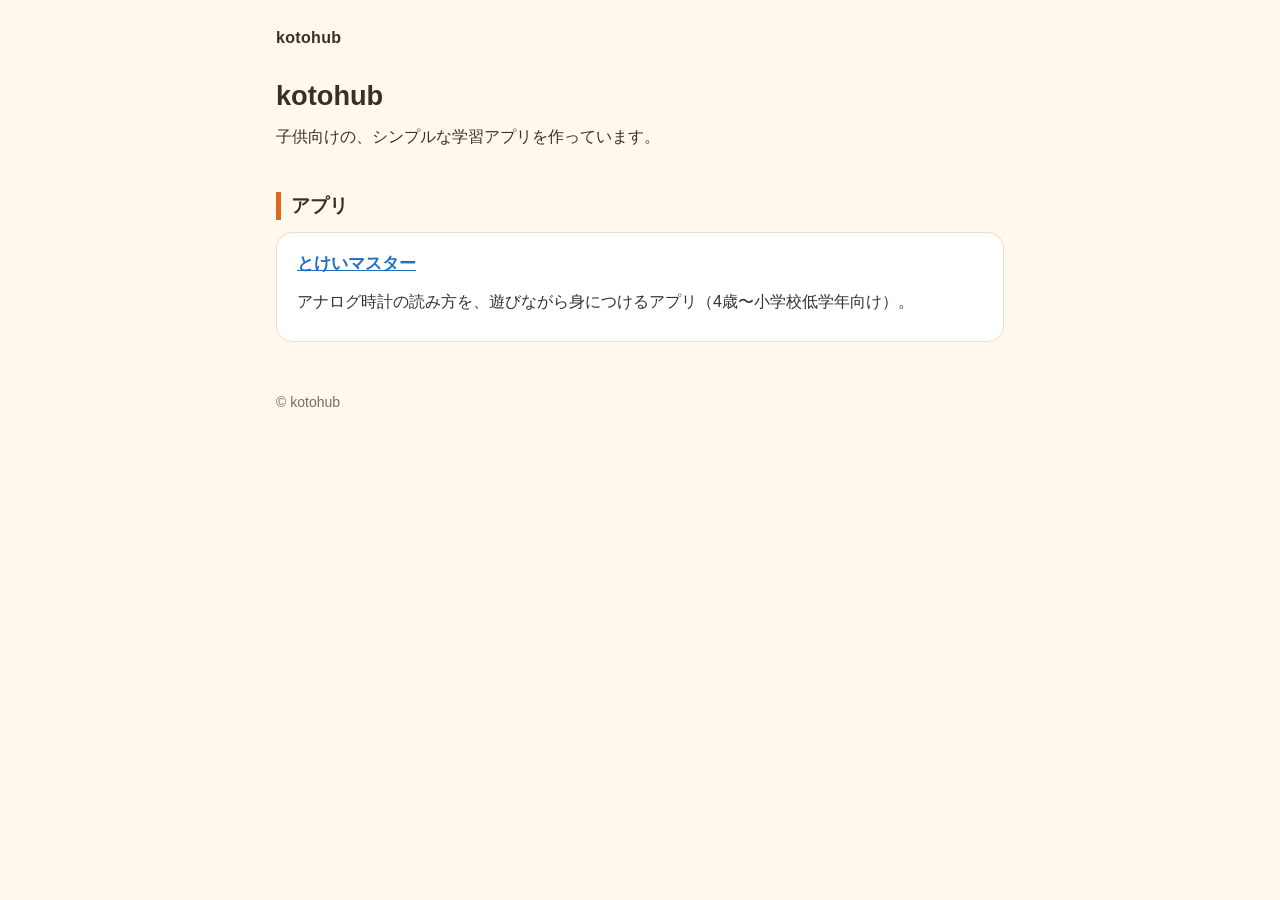
<file: index.html>
<!doctype html>
<html lang="ja">
<head>
<meta charset="utf-8">
<meta name="viewport" content="width=device-width, initial-scale=1">
<title>kotohub</title>
<meta name="description" content="kotohub の子供向け学習アプリ">
<link rel="stylesheet" href="/assets/site.css">
</head>
<body>
<div class="wrap">
  <header class="site"><a class="brand" href="/">kotohub</a></header>
  <main>
    <h1>kotohub</h1>
    <p>子供向けの、シンプルな学習アプリを作っています。</p>

    <h2>アプリ</h2>
    <div class="card">
      <h3 style="margin-top:0"><a href="/tokei-master/">とけいマスター</a></h3>
      <p>アナログ時計の読み方を、遊びながら身につけるアプリ（4歳〜小学校低学年向け）。</p>
    </div>
  </main>
  <footer class="site">© kotohub</footer>
</div>
</body>
</html>
</file>
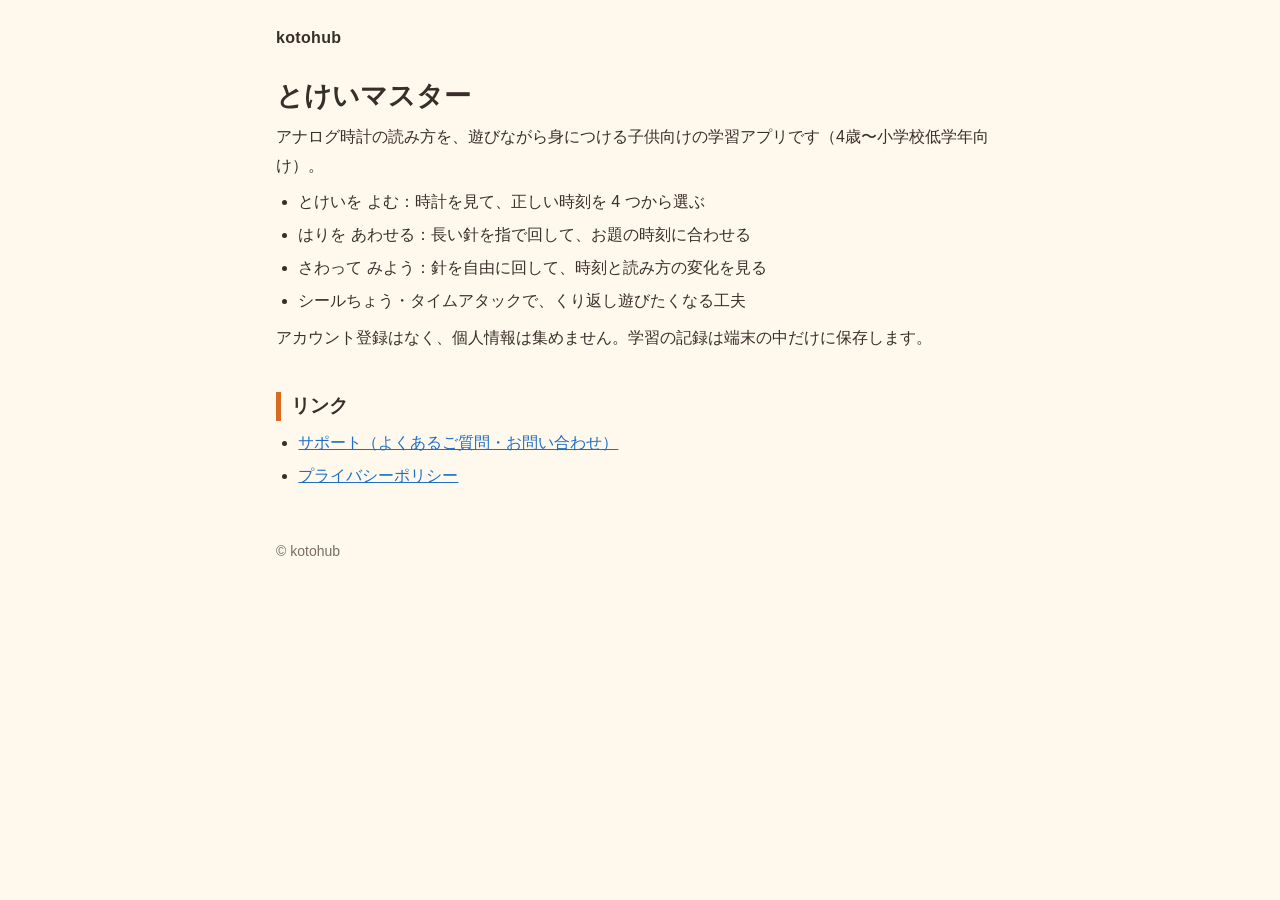
<file: tokei-master/index.html>
<!doctype html>
<html lang="ja">
<head>
<meta charset="utf-8">
<meta name="viewport" content="width=device-width, initial-scale=1">
<title>とけいマスター | kotohub</title>
<meta name="description" content="アナログ時計の読み方を遊びながら身につける、子供向け学習アプリ「とけいマスター」。">
<link rel="stylesheet" href="/assets/site.css">
</head>
<body>
<div class="wrap">
  <header class="site">
    <a class="brand" href="/">kotohub</a>
  </header>
  <main>
    <h1>とけいマスター</h1>
    <p>アナログ時計の読み方を、遊びながら身につける子供向けの学習アプリです（4歳〜小学校低学年向け）。</p>
    <ul>
      <li>とけいを よむ：時計を見て、正しい時刻を 4 つから選ぶ</li>
      <li>はりを あわせる：長い針を指で回して、お題の時刻に合わせる</li>
      <li>さわって みよう：針を自由に回して、時刻と読み方の変化を見る</li>
      <li>シールちょう・タイムアタックで、くり返し遊びたくなる工夫</li>
    </ul>
    <p>アカウント登録はなく、個人情報は集めません。学習の記録は端末の中だけに保存します。</p>

    <h2>リンク</h2>
    <ul>
      <li><a href="/tokei-master/support/">サポート（よくあるご質問・お問い合わせ）</a></li>
      <li><a href="/tokei-master/privacy/">プライバシーポリシー</a></li>
    </ul>
  </main>
  <footer class="site">© kotohub</footer>
</div>
</body>
</html>
</file>
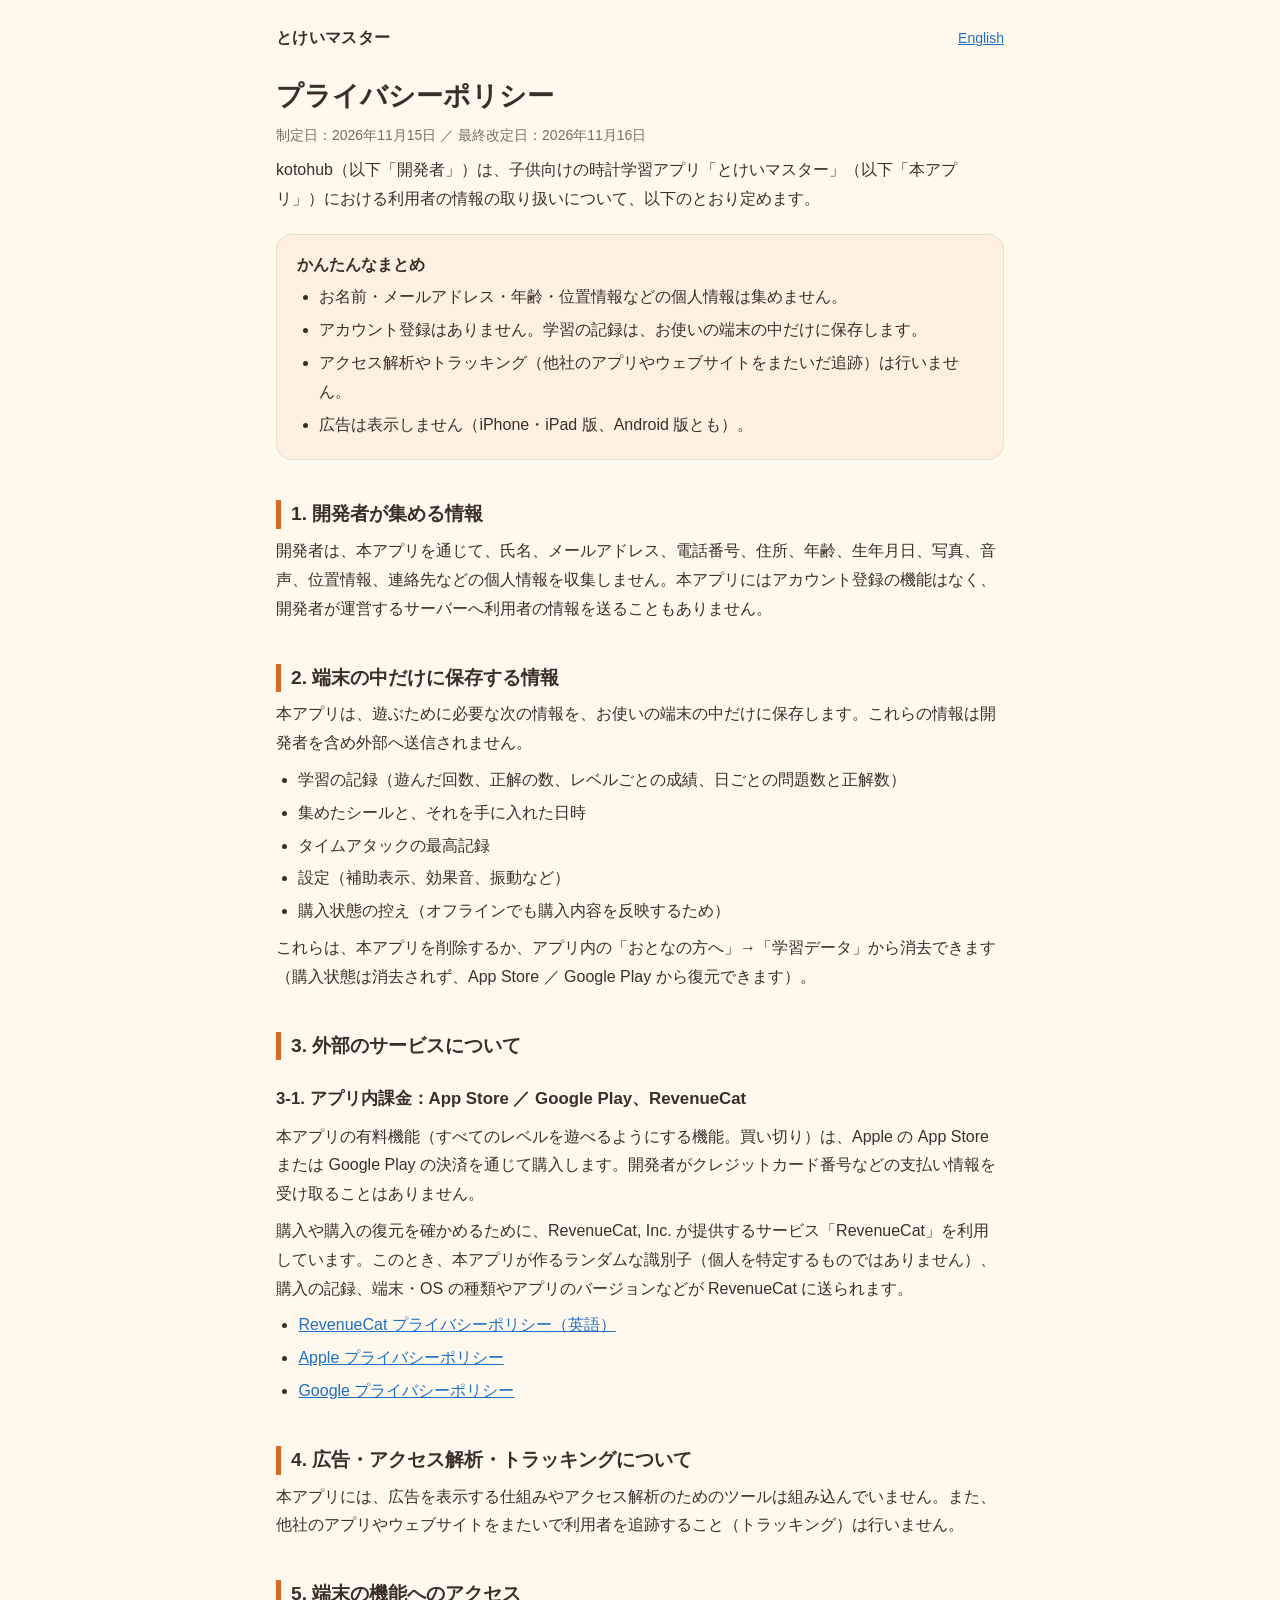
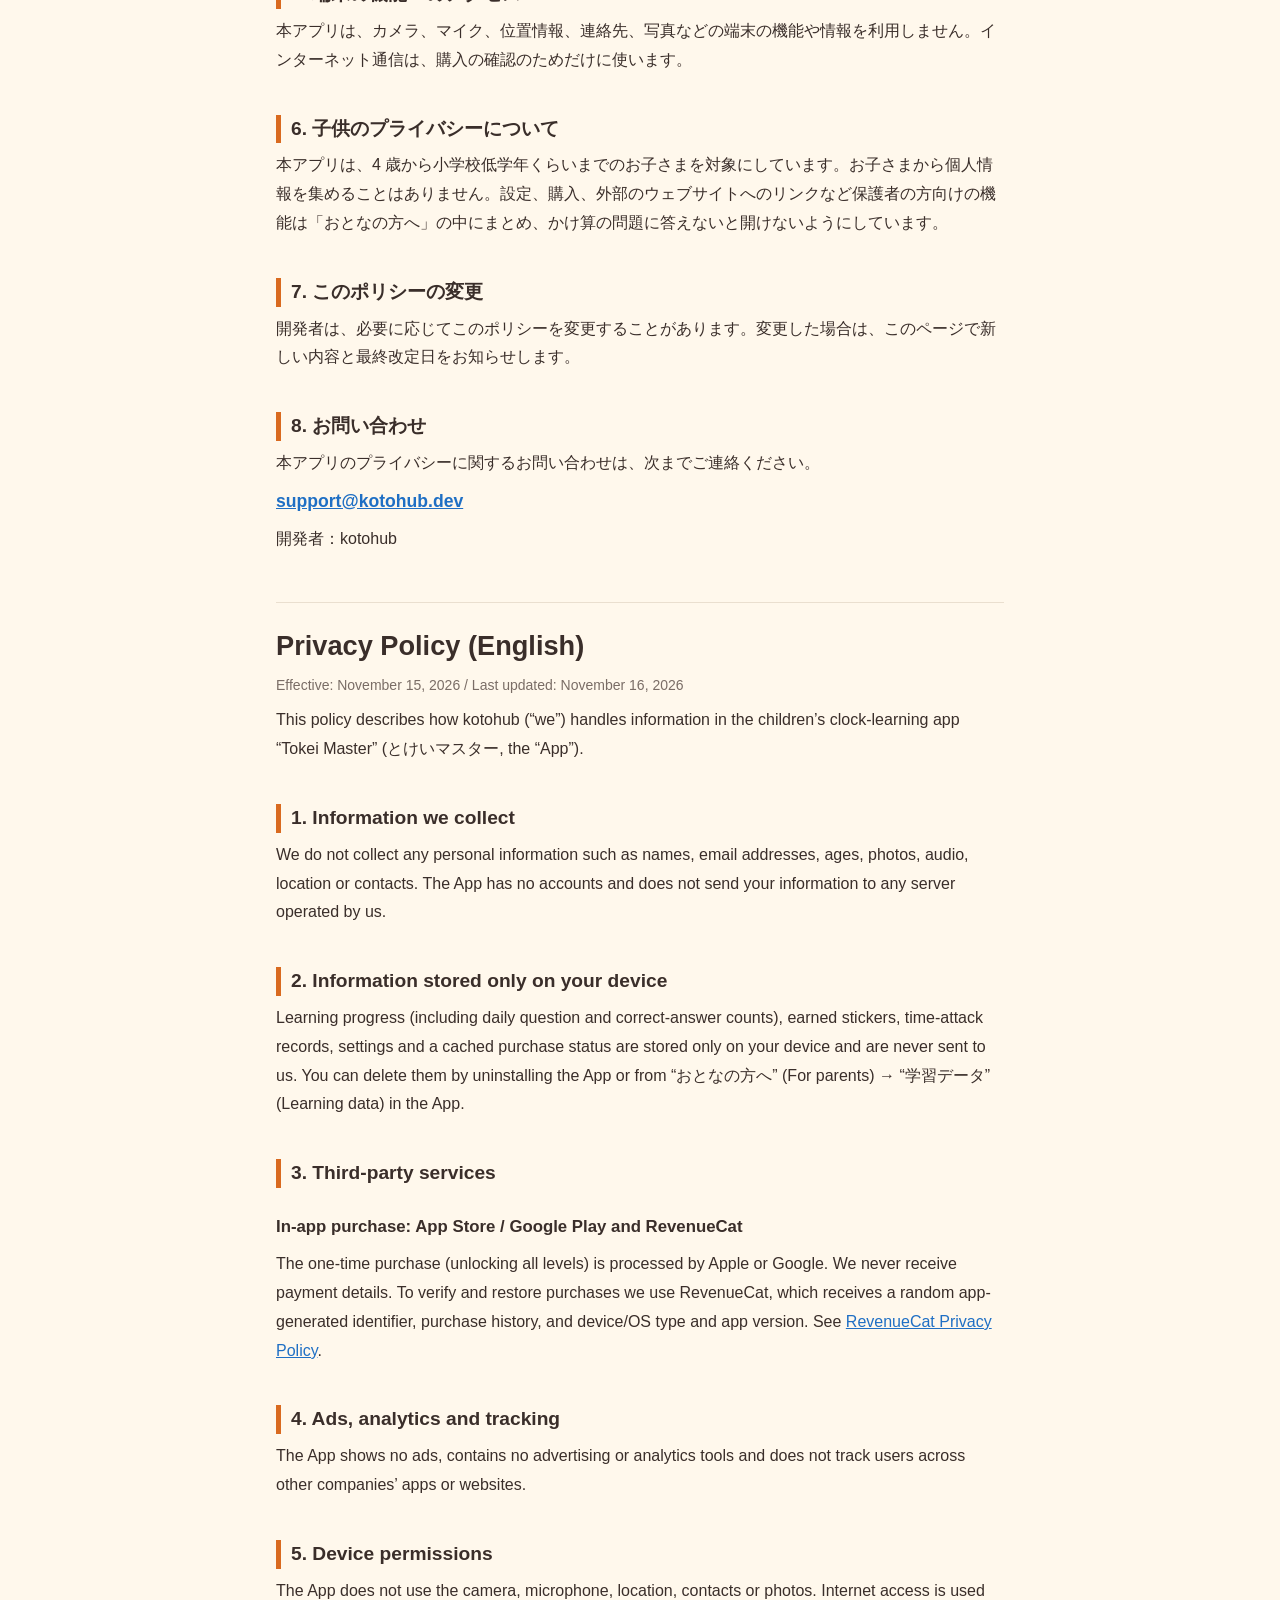
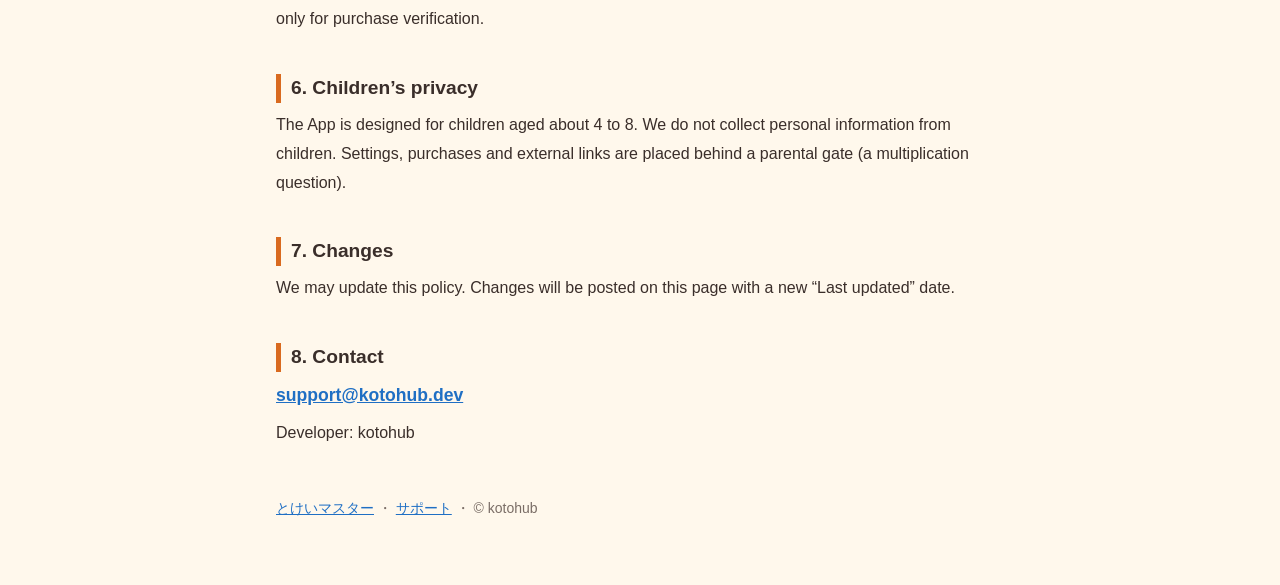
<file: tokei-master/privacy/index.html>
<!doctype html>
<html lang="ja">
<head>
<meta charset="utf-8">
<meta name="viewport" content="width=device-width, initial-scale=1">
<title>プライバシーポリシー | とけいマスター</title>
<meta name="description" content="子供向け時計学習アプリ「とけいマスター」のプライバシーポリシーです。">
<link rel="stylesheet" href="/assets/site.css">
</head>
<body>
<div class="wrap">
  <header class="site">
    <a class="brand" href="/tokei-master/">とけいマスター</a>
    <nav class="lang"><a href="#english">English</a></nav>
  </header>

  <main>
    <h1>プライバシーポリシー</h1>
    <p class="meta">制定日：2026年11月15日 ／ 最終改定日：2026年11月16日</p>

    <p>kotohub（以下「開発者」）は、子供向けの時計学習アプリ「とけいマスター」（以下「本アプリ」）における利用者の情報の取り扱いについて、以下のとおり定めます。</p>

    <div class="summary">
      <strong>かんたんなまとめ</strong>
      <ul>
        <li>お名前・メールアドレス・年齢・位置情報などの個人情報は集めません。</li>
        <li>アカウント登録はありません。学習の記録は、お使いの端末の中だけに保存します。</li>
        <li>アクセス解析やトラッキング（他社のアプリやウェブサイトをまたいだ追跡）は行いません。</li>
        <li>広告は表示しません（iPhone・iPad 版、Android 版とも）。</li>
      </ul>
    </div>

    <h2>1. 開発者が集める情報</h2>
    <p>開発者は、本アプリを通じて、氏名、メールアドレス、電話番号、住所、年齢、生年月日、写真、音声、位置情報、連絡先などの個人情報を収集しません。本アプリにはアカウント登録の機能はなく、開発者が運営するサーバーへ利用者の情報を送ることもありません。</p>

    <h2>2. 端末の中だけに保存する情報</h2>
    <p>本アプリは、遊ぶために必要な次の情報を、お使いの端末の中だけに保存します。これらの情報は開発者を含め外部へ送信されません。</p>
    <ul>
      <li>学習の記録（遊んだ回数、正解の数、レベルごとの成績、日ごとの問題数と正解数）</li>
      <li>集めたシールと、それを手に入れた日時</li>
      <li>タイムアタックの最高記録</li>
      <li>設定（補助表示、効果音、振動など）</li>
      <li>購入状態の控え（オフラインでも購入内容を反映するため）</li>
    </ul>
    <p>これらは、本アプリを削除するか、アプリ内の「おとなの方へ」→「学習データ」から消去できます（購入状態は消去されず、App Store ／ Google Play から復元できます）。</p>

    <h2>3. 外部のサービスについて</h2>

    <h3>3-1. アプリ内課金：App Store ／ Google Play、RevenueCat</h3>
    <p>本アプリの有料機能（すべてのレベルを遊べるようにする機能。買い切り）は、Apple の App Store または Google Play の決済を通じて購入します。開発者がクレジットカード番号などの支払い情報を受け取ることはありません。</p>
    <p>購入や購入の復元を確かめるために、RevenueCat, Inc. が提供するサービス「RevenueCat」を利用しています。このとき、本アプリが作るランダムな識別子（個人を特定するものではありません）、購入の記録、端末・OS の種類やアプリのバージョンなどが RevenueCat に送られます。</p>
    <ul>
      <li><a href="https://www.revenuecat.com/privacy/" rel="noopener">RevenueCat プライバシーポリシー（英語）</a></li>
      <li><a href="https://www.apple.com/jp/legal/privacy/" rel="noopener">Apple プライバシーポリシー</a></li>
      <li><a href="https://policies.google.com/privacy?hl=ja" rel="noopener">Google プライバシーポリシー</a></li>
    </ul>

    <h2>4. 広告・アクセス解析・トラッキングについて</h2>
    <p>本アプリには、広告を表示する仕組みやアクセス解析のためのツールは組み込んでいません。また、他社のアプリやウェブサイトをまたいで利用者を追跡すること（トラッキング）は行いません。</p>

    <h2>5. 端末の機能へのアクセス</h2>
    <p>本アプリは、カメラ、マイク、位置情報、連絡先、写真などの端末の機能や情報を利用しません。インターネット通信は、購入の確認のためだけに使います。</p>

    <h2>6. 子供のプライバシーについて</h2>
    <p>本アプリは、4 歳から小学校低学年くらいまでのお子さまを対象にしています。お子さまから個人情報を集めることはありません。設定、購入、外部のウェブサイトへのリンクなど保護者の方向けの機能は「おとなの方へ」の中にまとめ、かけ算の問題に答えないと開けないようにしています。</p>

    <h2>7. このポリシーの変更</h2>
    <p>開発者は、必要に応じてこのポリシーを変更することがあります。変更した場合は、このページで新しい内容と最終改定日をお知らせします。</p>

    <h2>8. お問い合わせ</h2>
    <p>本アプリのプライバシーに関するお問い合わせは、次までご連絡ください。</p>
    <p class="contact"><a href="mailto:support@kotohub.dev">support@kotohub.dev</a></p>
    <p>開発者：kotohub</p>

    <hr>

    <section id="english" lang="en">
      <h1>Privacy Policy (English)</h1>
      <p class="meta">Effective: November 15, 2026 / Last updated: November 16, 2026</p>
      <p>This policy describes how kotohub (“we”) handles information in the children’s clock-learning app “Tokei Master” (とけいマスター, the “App”).</p>

      <h2>1. Information we collect</h2>
      <p>We do not collect any personal information such as names, email addresses, ages, photos, audio, location or contacts. The App has no accounts and does not send your information to any server operated by us.</p>

      <h2>2. Information stored only on your device</h2>
      <p>Learning progress (including daily question and correct-answer counts), earned stickers, time-attack records, settings and a cached purchase status are stored only on your device and are never sent to us. You can delete them by uninstalling the App or from “おとなの方へ” (For parents) → “学習データ” (Learning data) in the App.</p>

      <h2>3. Third-party services</h2>
      <h3>In-app purchase: App Store / Google Play and RevenueCat</h3>
      <p>The one-time purchase (unlocking all levels) is processed by Apple or Google. We never receive payment details. To verify and restore purchases we use RevenueCat, which receives a random app-generated identifier, purchase history, and device/OS type and app version. See <a href="https://www.revenuecat.com/privacy/" rel="noopener">RevenueCat Privacy Policy</a>.</p>

      <h2>4. Ads, analytics and tracking</h2>
      <p>The App shows no ads, contains no advertising or analytics tools and does not track users across other companies’ apps or websites.</p>

      <h2>5. Device permissions</h2>
      <p>The App does not use the camera, microphone, location, contacts or photos. Internet access is used only for purchase verification.</p>

      <h2>6. Children’s privacy</h2>
      <p>The App is designed for children aged about 4 to 8. We do not collect personal information from children. Settings, purchases and external links are placed behind a parental gate (a multiplication question).</p>

      <h2>7. Changes</h2>
      <p>We may update this policy. Changes will be posted on this page with a new “Last updated” date.</p>

      <h2>8. Contact</h2>
      <p class="contact"><a href="mailto:support@kotohub.dev">support@kotohub.dev</a></p>
      <p>Developer: kotohub</p>
    </section>
  </main>

  <footer class="site">
    <a href="/tokei-master/">とけいマスター</a> ・ <a href="/tokei-master/support/">サポート</a> ・ © kotohub
  </footer>
</div>
</body>
</html>
</file>
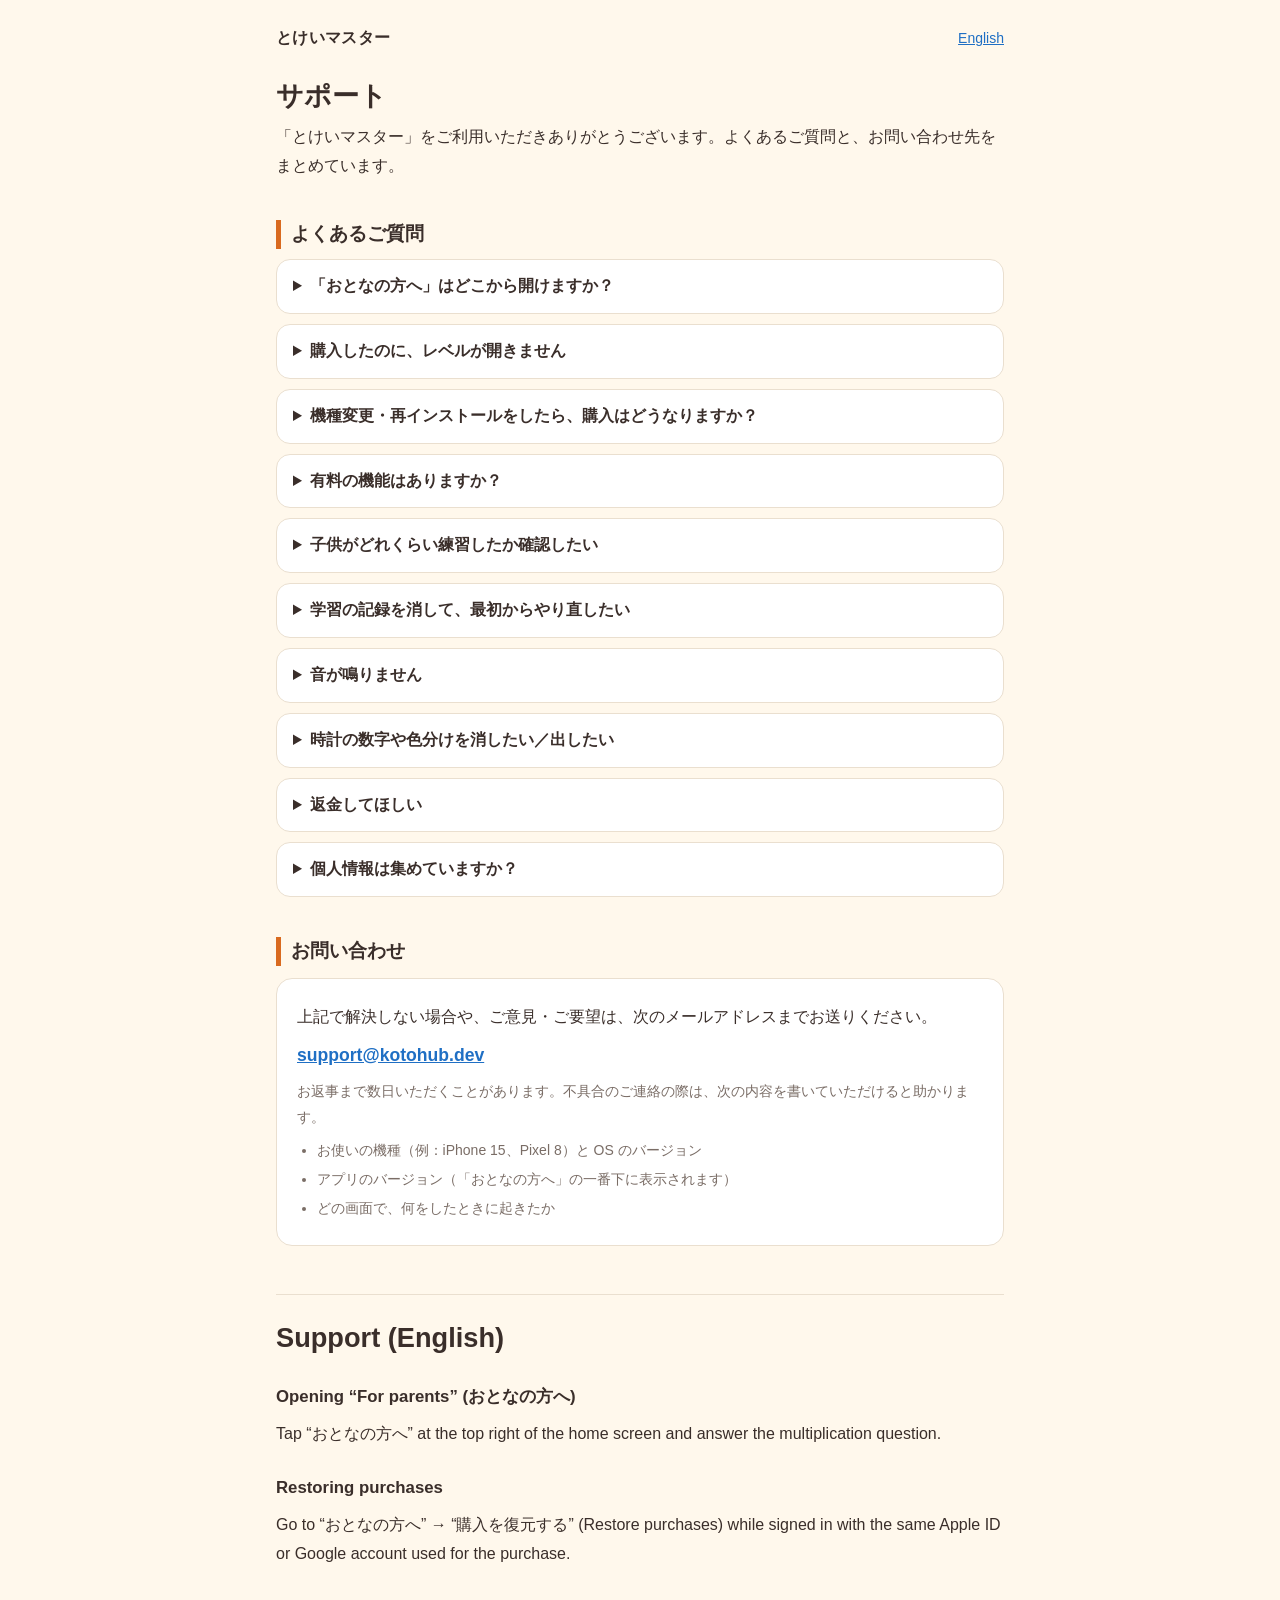
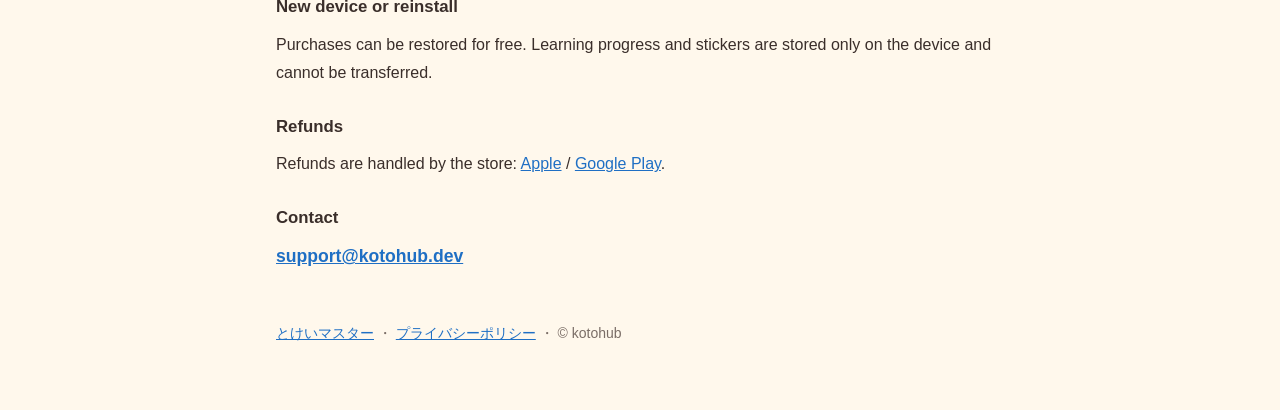
<file: tokei-master/support/index.html>
<!doctype html>
<html lang="ja">
<head>
<meta charset="utf-8">
<meta name="viewport" content="width=device-width, initial-scale=1">
<title>サポート | とけいマスター</title>
<meta name="description" content="子供向け時計学習アプリ「とけいマスター」のよくある質問とお問い合わせ先です。">
<link rel="stylesheet" href="/assets/site.css">
</head>
<body>
<div class="wrap">
  <header class="site">
    <a class="brand" href="/tokei-master/">とけいマスター</a>
    <nav class="lang"><a href="#english">English</a></nav>
  </header>

  <main>
    <h1>サポート</h1>
    <p>「とけいマスター」をご利用いただきありがとうございます。よくあるご質問と、お問い合わせ先をまとめています。</p>

    <h2>よくあるご質問</h2>

    <details class="faq">
      <summary>「おとなの方へ」はどこから開けますか？</summary>
      <p>ホーム画面の右上にある「おとなの方へ」を押し、表示されるかけ算の問題に答えると開きます。お子さまが誤って設定や購入の画面に入らないための仕組みです。</p>
    </details>

    <details class="faq">
      <summary>購入したのに、レベルが開きません</summary>
      <p>「おとなの方へ」→「購入」→「購入を復元する」を押してください。購入したときと同じ Apple ID ／ Google アカウントでストアにログインしている必要があります。通信状況によって反映まで少し時間がかかることがあります。</p>
    </details>

    <details class="faq">
      <summary>機種変更・再インストールをしたら、購入はどうなりますか？</summary>
      <p>購入は、同じ Apple ID ／ Google アカウントであれば「購入を復元する」で無料で元に戻せます。</p>
      <p>学習の記録・シール・タイムアタックの記録は端末の中だけに保存しているため、別の端末へ引き継いだり、アプリを削除したあとに戻したりすることはできません。</p>
    </details>

    <details class="faq">
      <summary>有料の機能はありますか？</summary>
      <p>レベル 1・2 は無料で遊べます。買い切りの購入（1回だけのお支払い）で、レベル 3・4 を含むすべてのレベルを遊べるようになります。iPhone・iPad、Android とも同じです。</p>
      <p>広告はありません。</p>
      <p>月額などの自動で更新される課金はありません。</p>
    </details>

    <details class="faq">
      <summary>子供がどれくらい練習したか確認したい</summary>
      <p>「おとなの方へ」の一番上の「がんばりの記録」で、今日解いた問題数・正解数・正解率、この7日間の様子、続けた日数、できるようになったレベルを確認できます。お子さま向けには、「シールちょう」の一番上に、遊んだ日にスタンプがたまる「がんばりカレンダー」があります。</p>
    </details>

    <details class="faq">
      <summary>学習の記録を消して、最初からやり直したい</summary>
      <p>「おとなの方へ」→「学習データ」→「学習記録（がんばりの記録を含む）・タイムアタックの記録・シールを消去する」で消去できます。消去した記録は元に戻せません（購入状態は消えません）。</p>
    </details>

    <details class="faq">
      <summary>音が鳴りません</summary>
      <p>iPhone・iPad では、マナーモード（消音モード）のときは効果音を鳴らさないようにしています。また、「おとなの方へ」→「設定」で効果音・振動のオン／オフを切り替えられます。</p>
    </details>

    <details class="faq">
      <summary>時計の数字や色分けを消したい／出したい</summary>
      <p>問題の画面の上にある「ふんの すうじ」「おへやの いろ」で切り替えられます。「おとなの方へ」→「設定」でも変更できます。</p>
    </details>

    <details class="faq">
      <summary>返金してほしい</summary>
      <p>購入の代金はストアを通じてお支払いいただいているため、返金はストアでのお手続きとなります。</p>
      <ul>
        <li>iPhone・iPad：<a href="https://reportaproblem.apple.com/" rel="noopener">Apple「問題を報告する」</a></li>
        <li>Android：<a href="https://support.google.com/googleplay/answer/2479637?hl=ja" rel="noopener">Google Play での返金について</a></li>
      </ul>
    </details>

    <details class="faq">
      <summary>個人情報は集めていますか？</summary>
      <p>お名前・メールアドレス・年齢・位置情報などの個人情報は集めていません。詳しくは<a href="/tokei-master/privacy/">プライバシーポリシー</a>をご覧ください。</p>
    </details>

    <h2>お問い合わせ</h2>
    <div class="card">
      <p>上記で解決しない場合や、ご意見・ご要望は、次のメールアドレスまでお送りください。</p>
      <p class="contact"><a href="mailto:support@kotohub.dev">support@kotohub.dev</a></p>
      <p class="meta">お返事まで数日いただくことがあります。不具合のご連絡の際は、次の内容を書いていただけると助かります。</p>
      <ul class="meta">
        <li>お使いの機種（例：iPhone 15、Pixel 8）と OS のバージョン</li>
        <li>アプリのバージョン（「おとなの方へ」の一番下に表示されます）</li>
        <li>どの画面で、何をしたときに起きたか</li>
      </ul>
    </div>

    <hr>

    <section id="english" lang="en">
      <h1>Support (English)</h1>
      <h3>Opening “For parents” (おとなの方へ)</h3>
      <p>Tap “おとなの方へ” at the top right of the home screen and answer the multiplication question.</p>
      <h3>Restoring purchases</h3>
      <p>Go to “おとなの方へ” → “購入を復元する” (Restore purchases) while signed in with the same Apple ID or Google account used for the purchase.</p>
      <h3>New device or reinstall</h3>
      <p>Purchases can be restored for free. Learning progress and stickers are stored only on the device and cannot be transferred.</p>
      <h3>Refunds</h3>
      <p>Refunds are handled by the store: <a href="https://reportaproblem.apple.com/" rel="noopener">Apple</a> / <a href="https://support.google.com/googleplay/answer/2479637" rel="noopener">Google Play</a>.</p>
      <h3>Contact</h3>
      <p class="contact"><a href="mailto:support@kotohub.dev">support@kotohub.dev</a></p>
    </section>
  </main>

  <footer class="site">
    <a href="/tokei-master/">とけいマスター</a> ・ <a href="/tokei-master/privacy/">プライバシーポリシー</a> ・ © kotohub
  </footer>
</div>
</body>
</html>
</file>
<file: assets/site.css>
:root {
  --bg: #fff8ec;
  --card: #ffffff;
  --text: #3a2e2a;
  --muted: #7a6d66;
  --border: #eadfcf;
  --accent: #d96a1f;
  --accent-soft: #fff1e2;
  --link: #1f6fc4;
  color-scheme: light;
}

@media (prefers-color-scheme: dark) {
  :root {
    --bg: #1d1916;
    --card: #27221e;
    --text: #f2ebe6;
    --muted: #b8aca4;
    --border: #3d3530;
    --accent: #ffa064;
    --accent-soft: #3a2a1f;
    --link: #8cc3ff;
    color-scheme: dark;
  }
}

* { box-sizing: border-box; }

body {
  margin: 0;
  background: var(--bg);
  color: var(--text);
  font-family: -apple-system, BlinkMacSystemFont, "Hiragino Sans", "Hiragino Kaku Gothic ProN",
    "Noto Sans JP", "Yu Gothic", Meiryo, sans-serif;
  font-size: 16px;
  line-height: 1.8;
  -webkit-text-size-adjust: 100%;
}

.wrap {
  max-width: 760px;
  margin: 0 auto;
  padding: 24px 16px 64px;
}

header.site {
  display: flex;
  align-items: center;
  justify-content: space-between;
  gap: 12px;
  flex-wrap: wrap;
  margin-bottom: 24px;
}

header.site a.brand {
  font-weight: 800;
  color: var(--text);
  text-decoration: none;
  letter-spacing: 0.02em;
}

nav.lang a, nav.crumbs a { font-size: 14px; }

h1 { font-size: 1.7rem; line-height: 1.4; margin: 0 0 8px; }
h2 {
  font-size: 1.2rem;
  line-height: 1.5;
  margin: 40px 0 8px;
  padding-left: 10px;
  border-left: 5px solid var(--accent);
}
h3 { font-size: 1.05rem; margin: 24px 0 4px; }

p, ul, ol, dl { margin: 8px 0; }
ul, ol { padding-left: 1.4em; }
li { margin: 4px 0; }

a { color: var(--link); }

.meta { color: var(--muted); font-size: 14px; }

.summary {
  background: var(--accent-soft);
  border: 1px solid var(--border);
  border-radius: 16px;
  padding: 16px 20px;
  margin: 20px 0;
}
.summary ul { margin: 4px 0; }

.card {
  background: var(--card);
  border: 1px solid var(--border);
  border-radius: 16px;
  padding: 16px 20px;
  margin: 12px 0;
}

details.faq {
  background: var(--card);
  border: 1px solid var(--border);
  border-radius: 14px;
  padding: 12px 16px;
  margin: 10px 0;
}
details.faq summary { font-weight: 700; cursor: pointer; }
details.faq[open] summary { margin-bottom: 6px; }

.contact {
  font-size: 1.1rem;
  font-weight: 700;
  word-break: break-all;
}

.table-wrap { overflow-x: auto; }
table { border-collapse: collapse; width: 100%; margin: 8px 0; font-size: 15px; }
th, td { border: 1px solid var(--border); padding: 8px 10px; text-align: left; vertical-align: top; }
th { background: var(--accent-soft); white-space: nowrap; }

hr { border: 0; border-top: 1px solid var(--border); margin: 48px 0 24px; }

footer.site { margin-top: 48px; color: var(--muted); font-size: 14px; }
</file>
